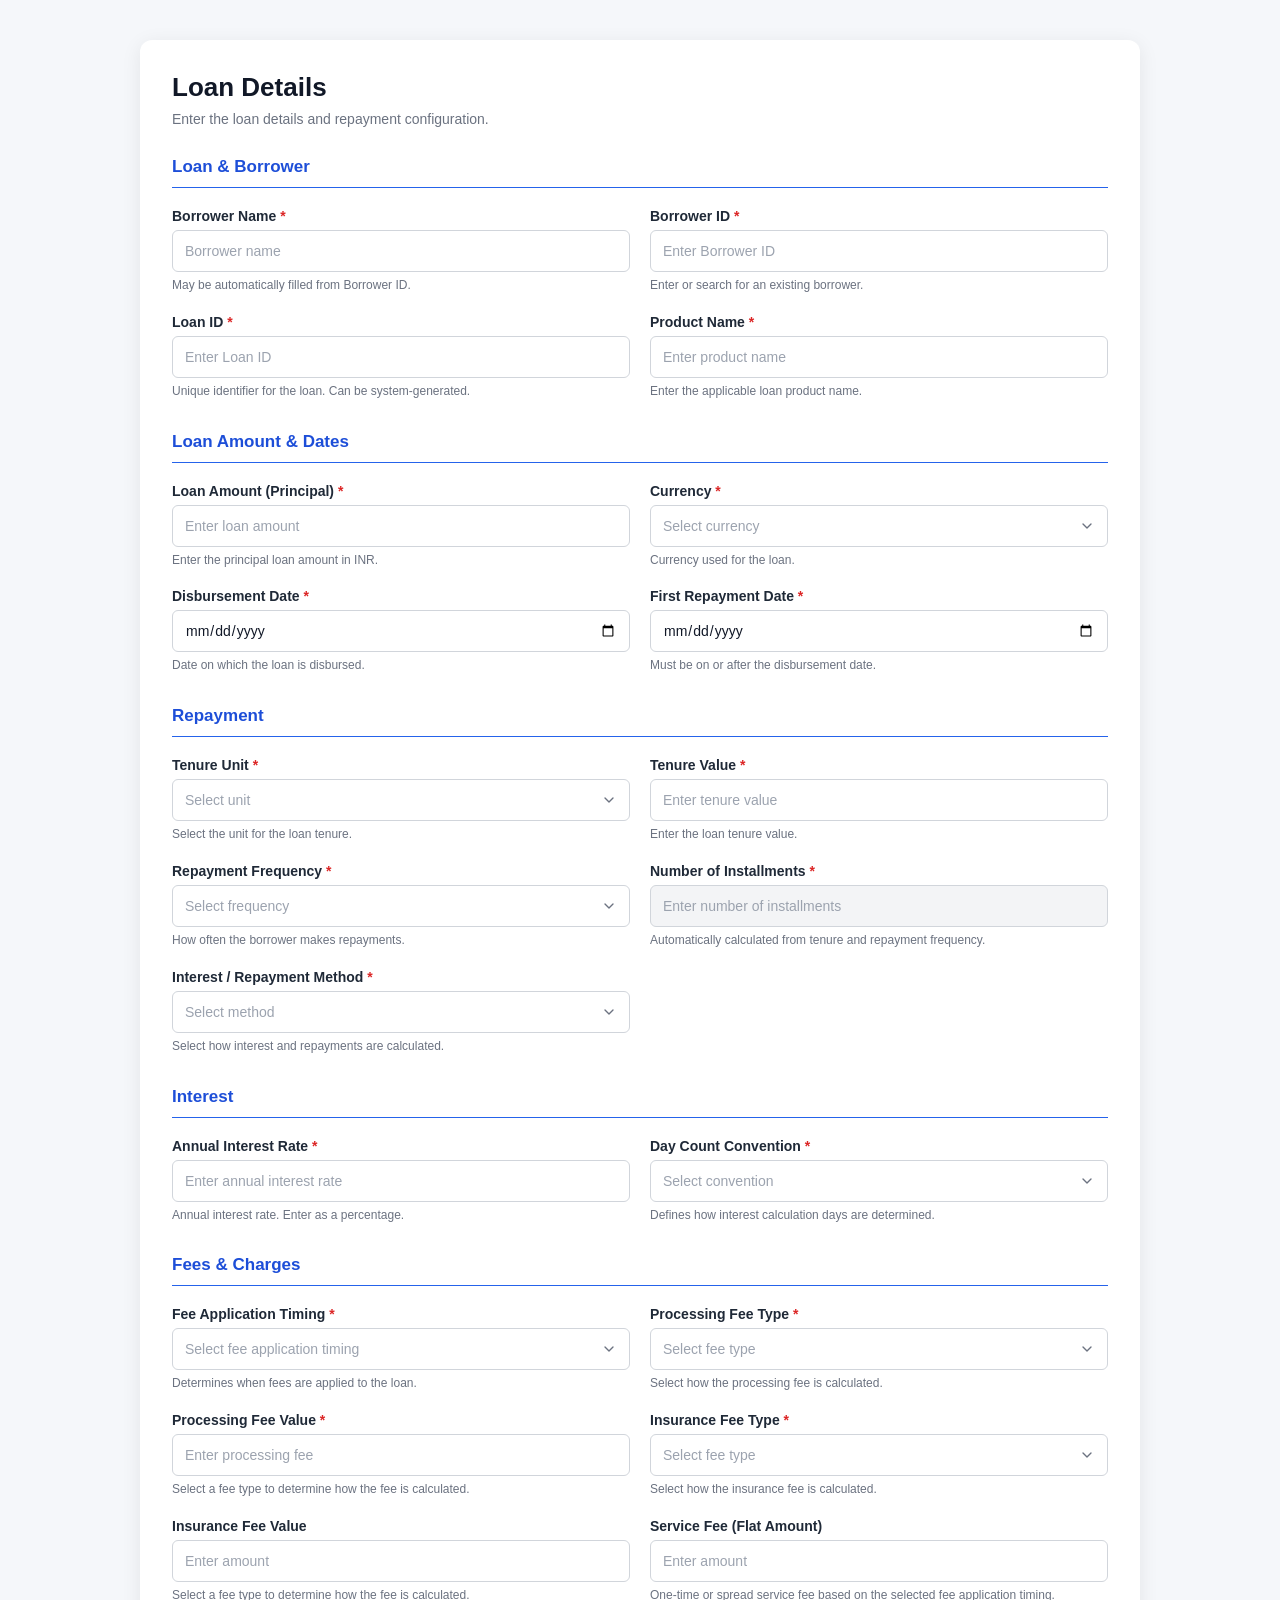
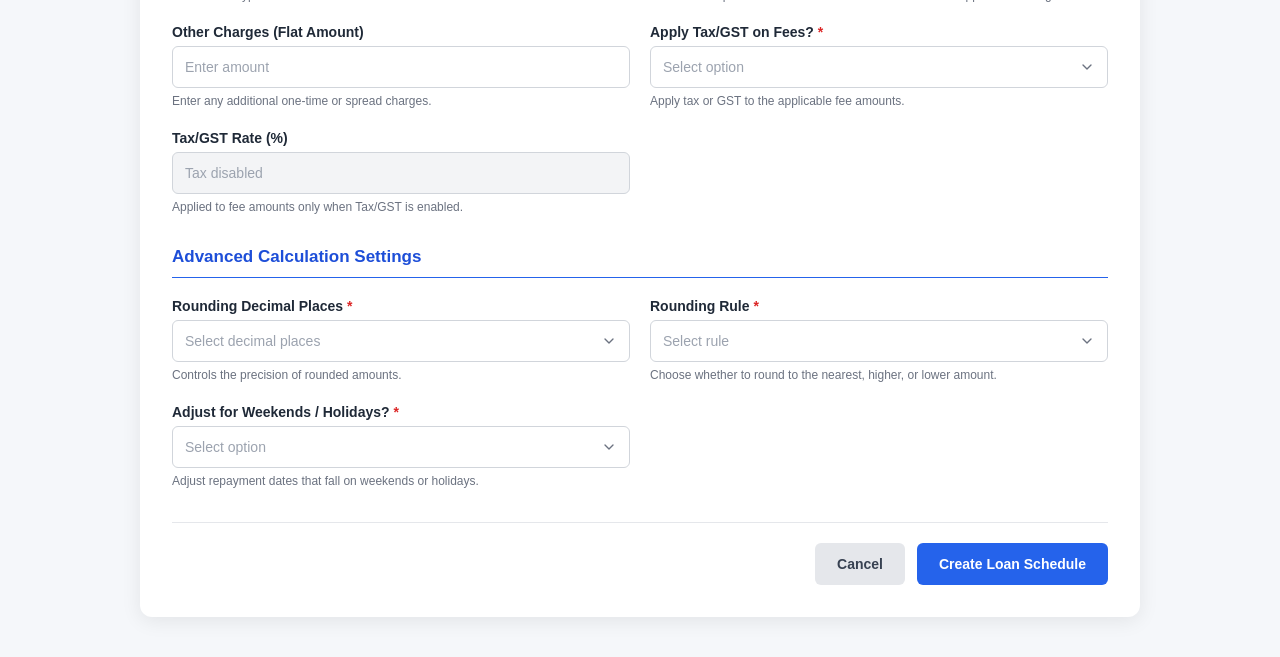
<file: pages/100-custom-loan-input.html>
<!--
    ============================================================
    Custom Repayment Schedule Generator
    ------------------------------------------------------------
    Description : Input value for custom repayment schedule generator  
    File        : 100-custom-loan-input.html
    ============================================================
-->
<!DOCTYPE html>
<html lang="en">
<head>
    <meta charset="UTF-8">
    <meta name="viewport" content="width=device-width, initial-scale=1.0">

    <!-- =========================================================
            Page Metadata
    ========================================================== -->
    <title>Custom Loan Input</title>

    <!-- Open Graph metadata for social sharing and link previews -->
    <meta property="og:type" content="website">
    <meta property="og:title" content="Custom Repayment Schedule Generator">
    <meta property="og:description" content="Create and generate loan repayment schedules.">
    <meta property="og:url" content="https://repayment-schedule-generator.onrender.com/pages/100-custom-loan-input.html">

    <!-- =========================================================
         Application Assets
    ========================================================== -->
    <link rel="icon" type="image/x-icon" href="../assets/icons/favicon.ico">
    <link rel="stylesheet" href="../css/100-custom-loan-input.css">
</head>

<body>
    <div class="form-container">

        <h1>Loan Details</h1>

        <p class="description">
            Enter the loan details and repayment configuration.
        </p>
        
        <form id="loanForm">

            <!-- =========================================
                 1. LOAN & BORROWER
            ========================================== -->
            <div class="form-section">

                <div class="section-title">
                    Loan &amp; Borrower
                </div>

                <div class="form-grid">

                    <!-- Borrower Name -->
                    <div class="form-group">
                        <label for="borrowerName">
                            Borrower Name <span class="required">*</span>
                        </label>

                        <input
                            type="text"
                            id="borrowerName"
                            name="borrowerName"
                            required
                            placeholder="Borrower name"
                        >

                        <span class="small-text">
                            May be automatically filled from Borrower ID.
                        </span>
                    </div>

                    <!-- Borrower ID -->
                    <div class="form-group">
                        <label for="borrowerId">
                            Borrower ID <span class="required">*</span>
                        </label>

                        <input
                            type="text"
                            id="borrowerId"
                            name="borrowerId"
                            required
                            placeholder="Enter Borrower ID"
                        >

                        <span class="small-text">
                            Enter or search for an existing borrower.
                        </span>
                    </div>

                    <!--
                        Loan ID
                        FIX: this was previously type="number". IDs are
                        identifiers, not quantities — a number input lets
                        the browser add spinner arrows, silently strips
                        leading zeros, and accepts things like "1e5" or
                        a leading minus sign, none of which make sense
                        for an ID. Using type="text" with a numeric
                        inputmode/pattern keeps the numeric keyboard on
                        mobile while treating the value as an opaque
                        identifier, consistent with Borrower ID above.
                    -->
                    <div class="form-group">
                        <label for="loanId">
                            Loan ID <span class="required">*</span>
                        </label>

                        <input
                            type="text"
                            id="loanId"
                            name="loanId"
                            inputmode="numeric"
                            pattern="[0-9]+"
                            required
                            placeholder="Enter Loan ID"
                        >

                        <span class="small-text">
                            Unique identifier for the loan. Can be system-generated.
                        </span>
                    </div>

                    <!--
                        Product Name
                        FIX: the help text said "Select the applicable
                        loan product", but this is a free-text field, not
                        a dropdown. Reworded to match what the field
                        actually does.
                    -->
                    <div class="form-group">
                        <label for="productName">
                            Product Name <span class="required">*</span>
                        </label>

                        <input
                            type="text"
                            id="productName"
                            name="productName"
                            placeholder="Enter product name"
                            required
                        >

                        <span class="small-text">
                            Enter the applicable loan product name.
                        </span>
                    </div>

                </div>
            </div>

            <!-- =========================================
                 2. LOAN AMOUNT & DATES
            ========================================== -->
            <div class="form-section">

                <div class="section-title">
                    Loan Amount &amp; Dates
                </div>

                <div class="form-grid">

                    <!-- Principal Amount -->
                    <div class="form-group">
                        <label for="principalAmount">
                            Loan Amount (Principal)
                            <span class="required">*</span>
                        </label>

                        <input
                            type="number"
                            id="principalAmount"
                            name="principalAmount"
                            min="0.01"
                            step="0.01"
                            required
                            placeholder="Enter loan amount"
                        >

                        <span class="small-text">
                            Enter the principal loan amount in INR.
                        </span>
                    </div>

                    <!-- Currency -->
                    <div class="form-group">
                        <label for="currency">
                            Currency <span class="required">*</span>
                        </label>

                        <select id="currency" name="currency" required>
                            <option value="">Select currency</option>
                        </select>

                        <span class="small-text">
                            Currency used for the loan.
                        </span>
                    </div>

                    <!-- Disbursement Date -->
                    <div class="form-group">
                        <label for="disbursementDate">
                            Disbursement Date
                            <span class="required">*</span>
                        </label>

                        <input
                            type="date"
                            id="disbursementDate"
                            name="disbursementDate"
                            required
                        >

                        <span class="small-text">
                            Date on which the loan is disbursed.
                        </span>
                    </div>

                    <!-- First Repayment Date -->
                    <div class="form-group">
                        <label for="firstRepaymentDate">
                            First Repayment Date
                            <span class="required">*</span>
                        </label>

                        <input
                            type="date"
                            id="firstRepaymentDate"
                            name="firstRepaymentDate"
                            required
                        >

                        <span class="small-text">
                            Must be on or after the disbursement date.
                        </span>
                    </div>

                </div>
            </div>

            <!-- =========================================
                 3. REPAYMENT
            ========================================== -->
            <div class="form-section">

                <div class="section-title">
                    Repayment
                </div>

                <div class="form-grid">

                    <!-- Tenure Unit -->
                    <div class="form-group">
                        <label for="tenureUnit">
                            Tenure Unit <span class="required">*</span>
                        </label>

                        <select
                            id="tenureUnit"
                            name="tenureUnit"
                            required
                        >
                            <option value="">Select unit</option>
                        </select>

                        <span class="small-text">
                            Select the unit for the loan tenure.
                        </span>
                    </div>

                    <!-- Tenure Value -->
                    <div class="form-group">
                        <label for="tenureValue">
                            Tenure Value <span class="required">*</span>
                        </label>

                        <input
                            type="number"
                            id="tenureValue"
                            name="tenureValue"
                            min="1"
                            step="1"
                            required
                            placeholder="Enter tenure value"
                        >

                        <span class="small-text">
                            Enter the loan tenure value.
                        </span>
                    </div>


                    <!-- Repayment Frequency -->
                    <div class="form-group">
                        <label for="repaymentFrequency">
                            Repayment Frequency
                            <span class="required">*</span>
                        </label>

                        <select
                            id="repaymentFrequency"
                            name="repaymentFrequency"
                            required
                        >
                            <option value="">Select frequency</option>
                        </select>

                        <span class="small-text">
                            How often the borrower makes repayments.
                        </span>
                    </div>

                    <!--
                        Number of Installments
                        FIX: this field was `disabled`. Disabled fields
                        are excluded from BOTH form submission and
                        constraint validation, which meant:
                          1. The computed value never reached FormData,
                             so the next page received "undefined" for
                             numberOfInstallments — a silent data-loss
                             bug.
                          2. The `required` attribute below was inert,
                             so the form could be submitted even before
                             a value was calculated.
                        `readonly` fixes both: the field still can't be
                        typed into directly, but its value is included
                        in the submitted form data and is still checked
                        by the browser's built-in validation.
                    -->
                    <div class="form-group">
                        <label for="numberOfInstallments">
                            Number of Installments
                            <span class="required">*</span>
                        </label>

                        <input
                            type="number"
                            id="numberOfInstallments"
                            name="numberOfInstallments"
                            min="1"
                            step="1"
                            required
                            placeholder="Enter number of installments"
                            readonly
                        >

                        <span class="small-text">
                            Automatically calculated from tenure and repayment
                            frequency.
                        </span>
                    </div>

                    <!-- Repayment Method -->
                    <div class="form-group">
                        <label for="repaymentMethod">
                            Interest / Repayment Method
                            <span class="required">*</span>
                        </label>

                        <select
                            id="repaymentMethod"
                            name="repaymentMethod"
                            required
                        >
                            <option value="">Select method</option>
                        </select>

                        <span class="small-text">
                            Select how interest and repayments are calculated.
                        </span>
                    </div>

                </div>
            </div>

            <!-- =========================================
                 4. INTEREST
            ========================================== -->
            <div class="form-section">

                <div class="section-title">
                    Interest
                </div>

                <div class="form-grid">

                    <!-- Interest Rate -->
                    <div class="form-group">
                        <label for="annualInterestRate">
                            Annual Interest Rate
                            <span class="required">*</span>
                        </label>

                        <input
                            type="number"
                            id="annualInterestRate"
                            name="annualInterestRate"
                            min="0"
                            step="0.01"
                            required
                            placeholder="Enter annual interest rate"
                        >

                        <span class="small-text">
                            Annual interest rate. Enter as a percentage.
                        </span>
                    </div>

                    <!-- Day Count Convention -->
                    <div class="form-group">
                        <label for="dayCountConvention">
                            Day Count Convention
                            <span class="required">*</span>
                        </label>

                        <select
                            id="dayCountConvention"
                            name="dayCountConvention"
                            required
                        >
                            <option value="">Select convention</option>
                        </select>

                        <span class="small-text">
                            Defines how interest calculation days are determined.
                        </span>
                    </div>

                </div>
            </div>

            <!-- =========================================
                 5. FEES & CHARGES
            ========================================== -->
            <div class="form-section">

                <div class="section-title">
                    Fees &amp; Charges
                </div>

                <div class="form-grid">

                    <!-- Fee Application Timing -->
                    <div class="form-group">
                        <label for="feeApplicationTiming">
                            Fee Application Timing
                            <span class="required">*</span>
                        </label>

                        <select
                            id="feeApplicationTiming"
                            name="feeApplicationTiming"
                            required
                        >
                            <option value="">Select fee application timing</option>
                        </select>

                        <span class="small-text">
                            Determines when fees are applied to the loan.
                        </span>
                    </div>

                    <!-- Processing Fee Type -->
                    <div class="form-group">
                        <label for="processingFeeType">Processing Fee Type
                            <span class="required">*</span>
                        </label>

                        <select
                            id="processingFeeType"
                            name="processingFeeType"
                            required
                        >
                            <option value="">Select fee type</option>
                        </select>

                        <span class="small-text">
                            Select how the processing fee is calculated.
                        </span>
                    </div>

                    <!-- Processing Fee Value -->
                    <div class="form-group">
                        <label for="processingFeeValue">
                            Processing Fee Value
                            <span class="required">*</span>
                        </label>

                        <input
                            type="number"
                            id="processingFeeValue"
                            name="processingFeeValue"
                            min="0"
                            step="0.01"
                            required
                            placeholder="Enter processing fee"
                        >

                        <span
                            class="small-text"
                            id="processingFeeHelp"
                        >
                            Enter the processing fee as a percentage of the principal.
                        </span>
                    </div>

                    <!-- Insurance Fee Type -->
                    <div class="form-group">
                        <label for="insuranceFeeType">Insurance Fee Type
                            <span class="required">*</span>
                        </label>

                        <select
                            id="insuranceFeeType"
                            name="insuranceFeeType"
                            required
                        >
                            <option value="">Select fee type</option>
                        </select>

                        <span class="small-text">
                            Select how the insurance fee is calculated.
                        </span>
                    </div>

                    <!-- Insurance Fee Value -->
                    <div class="form-group">
                        <label for="insuranceFeeValue">
                            Insurance Fee Value
                        </label>

                        <input
                            type="number"
                            id="insuranceFeeValue"
                            name="insuranceFeeValue"
                            min="0"
                            step="0.01"
                            placeholder="Enter amount"
                        >

                        <span
                            class="small-text"
                            id="insuranceFeeHelp"
                        >
                            Enter the insurance fee as a percentage of the principal.
                        </span>
                    </div>

                    <!-- Service Fee -->
                    <div class="form-group">
                        <label for="serviceFee">
                            Service Fee (Flat Amount)
                        </label>

                        <input
                            type="number"
                            id="serviceFee"
                            name="serviceFee"
                            min="0"
                            step="0.01"
                            placeholder="Enter amount"
                        >

                        <span class="small-text">
                            One-time or spread service fee based on the selected
                            fee application timing.
                        </span>
                    </div>

                    <!-- Other Charges -->
                    <div class="form-group">
                        <label for="otherCharges">
                            Other Charges (Flat Amount)
                        </label>

                        <input
                            type="number"
                            id="otherCharges"
                            name="otherCharges"
                            min="0"
                            step="0.01"
                            placeholder="Enter amount"
                        >

                        <span class="small-text">
                            Enter any additional one-time or spread charges.
                        </span>
                    </div>

                    <!-- Apply Tax -->
                    <div class="form-group">
                        <label for="applyTax">
                            Apply Tax/GST on Fees?
                            <span class="required">*</span>
                        </label>

                        <select
                            id="applyTax"
                            name="applyTax"
                            required
                        >
                            <option value="">Select option</option>
                        </select>

                        <span class="small-text">
                            Apply tax or GST to the applicable fee amounts.
                        </span>
                    </div>

                    <!-- Tax Rate -->
                    <div class="form-group">
                        <label for="taxRate">
                            Tax/GST Rate (%)
                        </label>

                        <input
                            type="number"
                            id="taxRate"
                            name="taxRate"
                            min="0"
                            max="100"
                            step="0.01"
                            placeholder="Enter tax rate"
                            disabled
                        >

                        <span class="small-text">
                            Applied to fee amounts only when Tax/GST is enabled.
                        </span>
                    </div>

                </div>
            </div>

            <!-- =========================================
                 6. ADVANCED SETTINGS
            ========================================== -->
            <div class="form-section">

                <div class="section-title">
                    Advanced Calculation Settings
                </div>

                <div class="form-grid">

                    <!-- Rounding Decimal Places -->
                    <div class="form-group">
                        <label for="roundingDecimalPlaces">
                            Rounding Decimal Places
                            <span class="required">*</span>
                        </label>

                        <select
                            id="roundingDecimalPlaces"
                            name="roundingDecimalPlaces"
                            required
                        >
                            <option value="">Select decimal places</option>
                        </select>

                        <span class="small-text">
                            Controls the precision of rounded amounts.
                        </span>
                    </div>

                    <!-- Rounding Rule -->
                    <div class="form-group">
                        <label for="roundingRule">
                            Rounding Rule
                            <span class="required">*</span>
                        </label>

                        <select
                            id="roundingRule"
                            name="roundingRule"
                            required
                        >
                            <option value="">Select rule</option>
                        </select>

                        <span class="small-text">
                            Choose whether to round to the nearest, higher, or lower amount.
                        </span>
                    </div>

                    <!-- Weekend / Holiday Handling -->
                    <div class="form-group">
                        <label for="weekendHolidayHandling">
                            Adjust for Weekends / Holidays?
                            <span class="required">*</span>
                        </label>

                        <select
                            id="weekendHolidayHandling"
                            name="weekendHolidayHandling"
                            required
                        >
                            <option value="">Select option</option>
                        </select>

                        <span class="small-text">
                            Adjust repayment dates that fall on weekends or holidays.
                        </span>
                    </div>
                </div>
            </div>

            <!-- =========================================
                 ACTIONS
            ========================================== -->
            <div class="form-actions">

                <button type="reset" class="btn-secondary">
                    Cancel
                </button>

                <button type="submit" class="btn-primary">
                    Create Loan Schedule
                </button>
            </div>
        </form>
    </div>

    <script type="module" src="../js/pages/100-custom-loan-input.js"></script>
</body>
</html>
</file>
<file: css/100-custom-loan-input.css>
/* =============================================================
   Loan Details Form — Stylesheet
============================================================= */

* {
    box-sizing: border-box;
}

/* -------------------------------------------------------------
   Design tokens
   Centralising colors here means a re-theme only touches this
   block instead of every selector below.
------------------------------------------------------------- */

:root {
    /* Page & card */
    --color-page-bg: #f5f7fa;
    --color-text: #1f2937;
    --color-heading: #111827;
    --color-muted: #6b7280;
    --color-card-bg: #ffffff;
    --color-card-shadow: rgba(0, 0, 0, 0.08);

    /* Brand / primary action */
    --color-primary: #2563eb;
    --color-primary-hover: #1d4ed8;
    --color-primary-soft-bg: #eff6ff;
    --color-primary-soft-border: #dbeafe;
    --color-primary-soft-text: #1e3a8a;
    --color-secondary-text: #475569;

    /* Status */
    --color-danger: #dc2626;

    /* Inputs */
    --color-input-border: #d1d5db;
    --color-input-border-hover: #9ca3af;
    --color-input-placeholder: #9ca3af;
    --color-input-text: #111827;
    --color-input-bg: #ffffff;
    --color-focus-ring: rgba(37, 99, 235, 0.1);

    /* Disabled / read-only inputs */
    --color-inactive-bg: #f3f4f6;
    --color-inactive-text: #6b7280;

    /* Advanced settings panel */
    --color-advanced-border: #e2e8f0;
    --color-advanced-bg: #f8fafc;
    --color-advanced-border-strong: #cbd5e1;

    /* Weekday pill selector */
    --color-weekday-text: #374151;

    /* Form actions */
    --color-actions-border: #e5e7eb;
    --color-btn-secondary-bg: #e5e7eb;
    --color-btn-secondary-bg-hover: #d1d5db;
    --color-btn-secondary-text: #374151;
}

body {
    margin: 0;
    padding: 40px;
    font-family: Arial, sans-serif;
    background: var(--color-page-bg);
    color: var(--color-text);
}

/* =========================================
   FORM CONTAINER
========================================= */

.form-container {
    max-width: 1000px;
    margin: 0 auto;
    padding: 32px;
    background: var(--color-card-bg);
    border-radius: 12px;
    box-shadow: 0 4px 20px var(--color-card-shadow);
}

h1 {
    margin: 0 0 8px;
    font-size: 26px;
    color: var(--color-heading);
}

.description {
    margin: 0 0 30px;
    color: var(--color-muted);
    font-size: 14px;
}

/* =========================================
   FORM SECTIONS
========================================= */

.form-section {
    margin-bottom: 32px;
}

.section-title {
    display: flex;
    align-items: center;
    margin-bottom: 20px;
    padding-bottom: 10px;
    border-bottom: 1px solid var(--color-primary);
    color: var(--color-primary-hover);
    font-size: 17px;
    font-weight: 600;
}

/* =========================================
   FORM GRID
========================================= */

.form-grid {
    display: grid;
    grid-template-columns: repeat(2, minmax(0, 1fr));
    gap: 20px;
}

/* =========================================
   FORM GROUP
========================================= */

.form-group {
    display: flex;
    flex-direction: column;
    min-width: 0;
}

label,
legend {
    margin-bottom: 6px;
    font-size: 14px;
    font-weight: 600;
}

.required {
    color: var(--color-danger);
}

/* =========================================
   INPUTS & SELECTS
========================================= */

input,
select {
    width: 100%;
    height: 42px;
    padding: 0 12px;
    border: 1px solid var(--color-input-border);
    border-radius: 6px;
    outline: none;
    background-color: var(--color-input-bg);
    color: var(--color-input-text);
    font-family: inherit;
    font-size: 14px;
    transition:
        border-color 0.2s ease,
        box-shadow 0.2s ease,
        background-color 0.2s ease;
}

input::placeholder {
    color: var(--color-input-placeholder);
}

input:focus,
select:focus {
    border-color: var(--color-primary);
    box-shadow: 0 0 0 3px var(--color-focus-ring);
}

/* =========================================
   CUSTOM SELECT
========================================= */

select {
    appearance: none;
    -webkit-appearance: none;
    -moz-appearance: none;

    padding-right: 40px;

    background-color: var(--color-input-bg);
    background-image: url("data:image/svg+xml,%3Csvg xmlns='http://www.w3.org/2000/svg' width='16' height='16' viewBox='0 0 24 24' fill='none' stroke='%236b7280' stroke-width='2' stroke-linecap='round' stroke-linejoin='round'%3E%3Cpath d='m6 9 6 6 6-6'/%3E%3C/svg%3E");
    background-repeat: no-repeat;
    background-position: right 12px center;
    background-size: 16px;

    cursor: pointer;
}

select:hover {
    border-color: var(--color-input-border-hover);
}

select:focus {
    background-image: url("data:image/svg+xml,%3Csvg xmlns='http://www.w3.org/2000/svg' width='16' height='16' viewBox='0 0 24 24' fill='none' stroke='%232563eb' stroke-width='2' stroke-linecap='round' stroke-linejoin='round'%3E%3Cpath d='m6 9 6 6 6-6'/%3E%3C/svg%3E");
}

select:invalid {
    color: var(--color-input-placeholder);
}

select option {
    background: var(--color-input-bg);
    color: var(--color-input-text);
}

/* =========================================
   DISABLED / READ-ONLY INPUTS
   -------------------------------------------------------------
   `:read-only` was added alongside the existing `:disabled`
   rule. Browsers don't style `readonly` inputs like `disabled`
   ones automatically, but the "Number of Installments" field
   in index.html was changed from `disabled` to `readonly` (so
   its value is still submitted with the form — see script.js)
   and still needs to look locked.
========================================= */

input:disabled,
input:read-only {
    background: var(--color-inactive-bg);
    color: var(--color-inactive-text);
    cursor: not-allowed;
}

/* =========================================
   HELP TEXT
========================================= */

.small-text {
    margin-top: 5px;
    color: var(--color-muted);
    font-size: 12px;
    line-height: 1.4;
}

/* =========================================
   ADVANCED SECTION
========================================= */

.advanced-section {
    padding: 24px;
    border: 1px solid var(--color-advanced-border);
    border-radius: 10px;
    background: var(--color-advanced-bg);
}

.advanced-section .section-title {
    border-bottom-color: var(--color-advanced-border-strong);
    color: var(--color-secondary-text);
}

/*
   Repayment holiday weekday picker
   -----------------------------------------------------------
   A <fieldset> that sits below the section's .form-grid (not
   inside it), so it gets its own top margin instead of the
   zero margin a .form-group would use inside the grid.
*/
.holiday-group {
    min-width: 0;
    margin: 24px 0 0;
    padding: 0;
    border: 0;
}

.holiday-group legend {
    padding: 0;
}

.weekday-selector {
    display: flex;
    flex-wrap: wrap;
    gap: 8px;
}

.weekday-selector label {
    margin: 0;
    cursor: pointer;
}

/* The real checkbox is visually hidden; its checked state is
   reflected by the styled <span> pill next to it instead. */
.weekday-selector input {
    position: absolute;
    opacity: 0;
    pointer-events: none;
}

.weekday-selector span {
    display: inline-flex;
    align-items: center;
    justify-content: center;

    min-width: 52px;
    height: 38px;
    padding: 0 10px;

    border: 1px solid var(--color-input-border);
    border-radius: 6px;

    background: var(--color-input-bg);
    color: var(--color-weekday-text);

    font-size: 14px;
    font-weight: 500;

    transition: all 0.2s ease;
}

.weekday-selector span:hover {
    border-color: var(--color-primary);
    color: var(--color-primary);
}

.weekday-selector input:checked + span {
    border-color: var(--color-primary);
    background: var(--color-primary);
    color: #ffffff;
}

.weekday-selector input:focus-visible + span {
    outline: 2px solid var(--color-primary);
    outline-offset: 2px;
}

/* =========================================
   FORM ACTIONS
========================================= */

.form-actions {
    display: flex;
    justify-content: flex-end;
    gap: 12px;
    padding-top: 20px;
    border-top: 1px solid var(--color-actions-border);
}

button {
    height: 42px;
    padding: 0 22px;
    border: none;
    border-radius: 6px;

    font-family: inherit;
    font-size: 14px;
    font-weight: 600;

    cursor: pointer;
    transition: background-color 0.2s ease;
}

.btn-secondary {
    background: var(--color-btn-secondary-bg);
    color: var(--color-btn-secondary-text);
}

.btn-secondary:hover {
    background: var(--color-btn-secondary-bg-hover);
}

.btn-primary {
    background: var(--color-primary);
    color: #ffffff;
}

.btn-primary:hover {
    background: var(--color-primary-hover);
}

button:focus-visible {
    outline: 2px solid var(--color-primary);
    outline-offset: 2px;
}

/* =========================================
   VALIDATION
========================================= */

/* Browser validation remains available.
   No aggressive red border is applied. */

/* =========================================
   RESPONSIVE
========================================= */

@media (max-width: 700px) {
    body {
        padding: 20px;
    }

    .form-container {
        padding: 20px;
    }

    .form-grid {
        grid-template-columns: 1fr;
    }

    .phase-banner {
        align-items: flex-start;
    }

    .form-actions {
        flex-direction: column-reverse;
    }

    .form-actions button {
        width: 100%;
    }
}

@media (max-width: 450px) {
    body {
        padding: 10px;
    }

    .form-container {
        padding: 16px;
        border-radius: 8px;
    }

    h1 {
        font-size: 22px;
    }

    .phase-banner {
        flex-direction: column;
        gap: 8px;
    }

    .weekday-selector {
        gap: 6px;
    }

    .weekday-selector span {
        min-width: 45px;
    }
}
</file>
